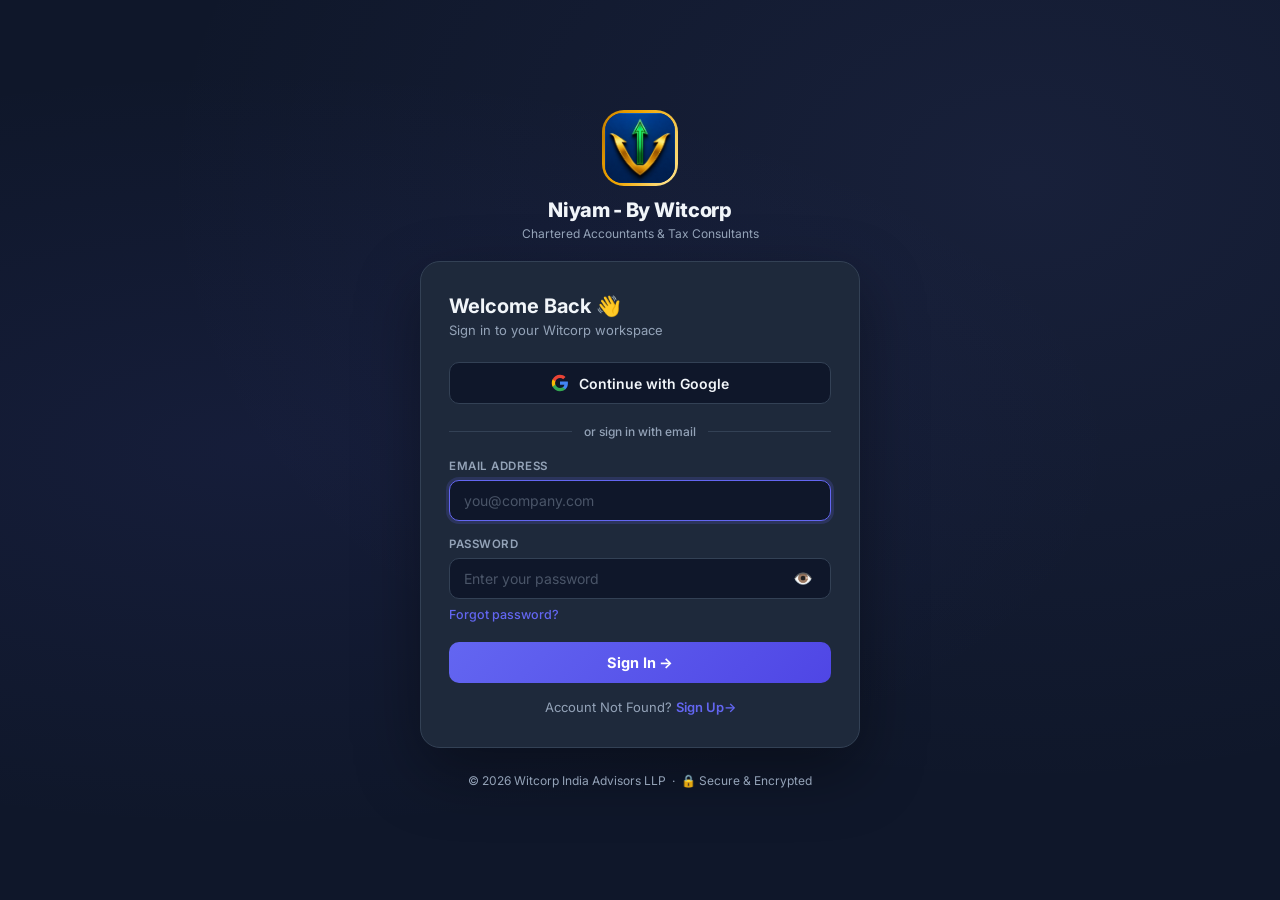
<file: login.html>
<!DOCTYPE html>
<html lang="en">
<head>
  <meta charset="UTF-8" />
  <meta name="viewport" content="width=device-width, initial-scale=1.0" />
  <meta name="theme-color" content="#6366f1" />
  <meta name="description" content="Witcorp India Advisors LLP — Secure Login" />
  <title>Login — Witcorp India Advisors LLP</title>
  <link rel="icon" href="data:image/svg+xml,<svg xmlns='http://www.w3.org/2000/svg' viewBox='0 0 100 100'><text x='50' y='50' font-size='80' font-weight='bold' text-anchor='middle' dy='.3em'>W</text></svg>" />
  <link rel="preconnect" href="https://fonts.googleapis.com" />
  <link href="https://fonts.googleapis.com/css2?family=Inter:wght@300;400;500;600;700;800&display=swap" rel="stylesheet" />
  <style>
    *, *::before, *::after { box-sizing: border-box; margin: 0; padding: 0; }

    :root {
      --primary: #6366f1;
      --primary-dark: #4f46e5;
      --primary-glow: rgba(99,102,241,0.18);
      --bg: #0f172a;
      --surface: #1e293b;
      --surface2: #0f172a;
      --text: #f1f5f9;
      --text-muted: #94a3b8;
      --border: #334155;
      --danger: #ef4444;
      --success: #22c55e;
      --radius: 14px;
      --transition: 0.2s ease;
    }

    html, body {
      height: 100%;
      font-family: 'Inter', sans-serif;
      background: var(--bg);
      color: var(--text);
    }

    /* FIX: scroll-behavior auto so no smooth-scroll jump cuts the logo off */
    html { scroll-behavior: auto; }

    body {
      min-height: 100vh;
      display: flex;
      align-items: center;
      justify-content: center;
      background-image:
        radial-gradient(ellipse at 20% 50%, rgba(99,102,241,0.08) 0%, transparent 60%),
        radial-gradient(ellipse at 80% 20%, rgba(129,140,248,0.08) 0%, transparent 60%);
      padding: 20px;
      overflow-x: hidden;
    }

    .auth-wrapper { width: 100%; max-width: 440px; }

    .auth-logo { text-align: center; margin-bottom: 20px; }

    /* FIX: logo container slightly smaller + less margin so it never
       gets pushed above the fold on short screens */
    .auth-logo-icon-wrap {
      width: 76px; height: 76px;
      margin: 0 auto 12px;
      border-radius: 22px;
      background: conic-gradient(#f0a500,#f5d060,#ffe082,#f0a500,#c47f00,#f0a500);
      padding: 3px;
      animation: spinBorder 3s linear infinite;
      display: flex; align-items: center; justify-content: center;
    }
    .auth-logo-icon-wrap img {
      width: 70px; height: 70px;
      border-radius: 18px;
      object-fit: contain;
      background: #1e1b4b;
      display: block;
    }

    @keyframes spinBorder {
      0%   { filter: hue-rotate(0deg) brightness(1); }
      50%  { filter: hue-rotate(30deg) brightness(1.3); }
      100% { filter: hue-rotate(0deg) brightness(1); }
    }

    .auth-logo-name { font-size: 20px; font-weight: 800; letter-spacing: -0.3px; color: var(--text); }
    .auth-logo-sub  { font-size: 12px; color: var(--text-muted); margin-top: 4px; }

    .auth-card {
      background: var(--surface); border: 1px solid var(--border);
      border-radius: 20px; padding: 32px 28px;
      box-shadow: 0 24px 64px rgba(0,0,0,0.35);
    }

    .auth-section { display: none; }
    .auth-section.active { display: block; }

    .auth-title    { font-size: 20px; font-weight: 700; margin-bottom: 4px; color: var(--text); }
    .auth-subtitle { font-size: 13px; color: var(--text-muted); margin-bottom: 24px; }

    .form-group { margin-bottom: 16px; }

    .form-group label {
      display: block; font-size: 11.5px; font-weight: 600;
      color: var(--text-muted); margin-bottom: 7px;
      text-transform: uppercase; letter-spacing: 0.5px;
    }

    .form-control {
      width: 100%; padding: 11px 14px;
      background: var(--surface2); border: 1.5px solid var(--border);
      border-radius: 10px; color: var(--text); font-size: 14px;
      font-family: 'Inter', sans-serif; outline: none;
      transition: border-color var(--transition), box-shadow var(--transition);
      -webkit-appearance: none;
    }
    .form-control:focus { border-color: var(--primary); box-shadow: 0 0 0 3px var(--primary-glow); }
    .form-control::placeholder { color: #4a5568; }

    .password-wrapper { position: relative; }
    .password-wrapper .form-control { padding-right: 46px; }

    .password-toggle {
      position: absolute; right: 12px; top: 50%; transform: translateY(-50%);
      background: none; border: none; color: var(--text-muted);
      cursor: pointer; font-size: 16px; padding: 4px 6px;
      line-height: 1; border-radius: 6px; transition: color var(--transition);
    }
    .password-toggle:hover { color: var(--text); }

    .forgot-link {
      display: block; text-align: right; font-size: 12.5px;
      color: var(--primary); cursor: pointer;
      margin-top: -8px; margin-bottom: 20px;
      text-decoration: none; font-weight: 500;
      background: none; border: none;
      font-family: 'Inter', sans-serif; padding: 0;
    }
    .forgot-link:hover { text-decoration: underline; color: var(--primary-dark); }

    .btn-primary {
      width: 100%; padding: 12px;
      background: linear-gradient(135deg, var(--primary), var(--primary-dark));
      border: none; border-radius: 10px; color: #fff;
      font-size: 14.5px; font-weight: 700; cursor: pointer;
      transition: opacity var(--transition), transform 0.1s;
      display: flex; align-items: center; justify-content: center;
      gap: 8px; letter-spacing: 0.2px; font-family: 'Inter', sans-serif;
    }
    .btn-primary:hover:not(:disabled) { opacity: 0.92; transform: translateY(-1px); }
    .btn-primary:active:not(:disabled) { transform: translateY(0); }
    .btn-primary:disabled { opacity: 0.55; cursor: not-allowed; transform: none; }

    .btn-google {
      width: 100%; padding: 11px;
      background: var(--surface2); border: 1.5px solid var(--border);
      border-radius: 10px; color: var(--text); font-size: 14px; font-weight: 600;
      cursor: pointer; display: flex; align-items: center; justify-content: center;
      gap: 10px; transition: border-color var(--transition), background var(--transition);
      font-family: 'Inter', sans-serif;
    }
    .btn-google:hover { border-color: var(--primary); background: var(--primary-glow); }

    .google-icon { width: 18px; height: 18px; flex-shrink: 0; }

    .auth-divider {
      display: flex; align-items: center; gap: 12px;
      margin: 20px 0; color: var(--text-muted); font-size: 12px; font-weight: 500;
    }
    .auth-divider::before, .auth-divider::after {
      content: ''; flex: 1; height: 1px; background: var(--border);
    }

    .auth-error {
      display: none;
      background: rgba(239,68,68,0.1); border: 1px solid rgba(239,68,68,0.25);
      border-radius: 8px; padding: 10px 14px; font-size: 13px;
      color: #fca5a5; margin-bottom: 16px; line-height: 1.4;
    }
    .auth-success {
      display: none;
      background: rgba(34,197,94,0.1); border: 1px solid rgba(34,197,94,0.25);
      border-radius: 8px; padding: 10px 14px; font-size: 13px;
      color: #86efac; margin-bottom: 16px;
    }

    .auth-spinner {
      width: 15px; height: 15px; border: 2px solid rgba(255,255,255,0.3);
      border-top-color: #fff; border-radius: 50%;
      animation: spin 0.65s linear infinite; display: inline-block; flex-shrink: 0;
    }
    @keyframes spin { to { transform: rotate(360deg); } }

    .back-link {
      display: inline-flex; align-items: center; gap: 6px;
      font-size: 13px; color: var(--text-muted); cursor: pointer;
      margin-bottom: 20px; background: none; border: none;
      padding: 0; font-family: 'Inter', sans-serif; transition: color var(--transition);
    }
    .back-link:hover { color: var(--text); }

    .recovery-notice {
      background: rgba(99,102,241,0.1); border: 1px solid rgba(99,102,241,0.25);
      border-radius: 10px; padding: 14px; font-size: 13px; color: #c7d2fe;
      margin-bottom: 20px; display: flex; gap: 10px;
      align-items: flex-start; line-height: 1.4;
    }

    .strength-bar { height: 3px; border-radius: 99px; background: var(--border); margin-top: 7px; overflow: hidden; }
    .strength-fill { height: 100%; border-radius: 99px; transition: width 0.3s ease, background 0.3s ease; width: 0%; }
    .strength-label { font-size: 11px; color: var(--text-muted); margin-top: 4px; min-height: 14px; }

    .auth-footer {
      text-align: center; font-size: 12px; color: var(--text-muted);
      margin-top: 24px; line-height: 1.5;
    }

    @media (max-width: 480px) {
      body { padding: 12px; align-items: flex-start; padding-top: 40px; }
      .auth-card { padding: 24px 18px; border-radius: 16px; }
      .auth-logo-name { font-size: 17px; }
      .auth-title { font-size: 18px; }
      .btn-primary, .btn-google { font-size: 13.5px; padding: 11px; }
    }

    /* FIX: on short-height windows (laptops with taskbar etc.) shrink the
       logo and tighten spacing so nothing gets pushed above the viewport */
    @media (max-height: 720px) {
      body { align-items: flex-start; padding-top: 16px; }
      .auth-logo { margin-bottom: 12px; }
      .auth-logo-icon-wrap { width: 56px; height: 56px; margin-bottom: 8px; }
      .auth-logo-icon-wrap img { width: 50px; height: 50px; }
      .auth-logo-name { font-size: 17px; }
      .auth-logo-sub { font-size: 11px; }
      .auth-card { padding: 22px 24px; }
      .auth-footer { margin-top: 14px; }
    }
  </style>
</head>
<body>

<div class="auth-wrapper">

  <!-- LOGO -->
  <div class="auth-logo">

    <div class="auth-logo-icon-wrap">
      <img src="logo.png" alt="Witcorp Logo" />
    </div>

    <div class="auth-logo-name">Niyam - By Witcorp</div>
    <div class="auth-logo-sub">
      Chartered Accountants &amp; Tax Consultants
    </div>

  </div>

  <!-- AUTH CARD -->
  <div class="auth-card" id="authCard">

    <!-- ══ LOGIN ══ -->
    <div class="auth-section active" id="sectionLogin">
      <div class="auth-title">Welcome Back 👋</div>
      <div class="auth-subtitle">Sign in to your Witcorp workspace</div>

      <div class="auth-error" id="authError"></div>

      <button class="btn-google" type="button" onclick="loginWithGoogle()">
        <svg class="google-icon" viewBox="0 0 24 24" aria-hidden="true">
          <path fill="#4285F4" d="M22.56 12.25c0-.78-.07-1.53-.2-2.25H12v4.26h5.92c-.26 1.37-1.04 2.53-2.21 3.31v2.77h3.57c2.08-1.92 3.28-4.74 3.28-8.09z"/>
          <path fill="#34A853" d="M12 23c2.97 0 5.46-.98 7.28-2.66l-3.57-2.77c-.98.66-2.23 1.06-3.71 1.06-2.86 0-5.29-1.93-6.16-4.53H2.18v2.84C3.99 20.53 7.7 23 12 23z"/>
          <path fill="#FBBC05" d="M5.84 14.09c-.22-.66-.35-1.36-.35-2.09s.13-1.43.35-2.09V7.07H2.18C1.43 8.55 1 10.22 1 12s.43 3.45 1.18 4.93l2.85-2.22.81-.62z"/>
          <path fill="#EA4335" d="M12 5.38c1.62 0 3.06.56 4.21 1.64l3.15-3.15C17.45 2.09 14.97 1 12 1 7.7 1 3.99 3.47 2.18 7.07l3.66 2.84c.87-2.6 3.3-4.53 6.16-4.53z"/>
        </svg>
        Continue with Google
      </button>

      <div class="auth-divider">or sign in with email</div>

      <div class="form-group">
        <label for="loginEmail">Email Address</label>
        <input type="email" class="form-control" id="loginEmail"
          placeholder="you@company.com" autocomplete="email"
          onkeydown="if(event.key==='Enter')document.getElementById('loginPassword').focus({preventScroll:true})" />
      </div>

      <div class="form-group">
        <label for="loginPassword">Password</label>
        <div class="password-wrapper">
          <input type="password" class="form-control" id="loginPassword"
            placeholder="Enter your password" autocomplete="current-password"
            onkeydown="if(event.key==='Enter')doLogin()" />
          <button class="password-toggle" type="button"
            onclick="togglePassword('loginPassword', this)" aria-label="Toggle password">👁️</button>
        </div>
      </div>

      <button class="forgot-link" type="button" onclick="showSection('sectionForgot')">Forgot password?</button>

      <button class="btn-primary" id="loginBtn" type="button" onclick="doLogin()">Sign In →</button>
      <div style="text-align:center;margin-top:16px;font-size:13px;color:#94a3b8">
  Account Not Found? 
  <button onclick="showSection('sectionSignup')" style="background:none;border:none;color:#6366f1;cursor:pointer;font-weight:600;font-size:13px;font-family:Inter,sans-serif">Sign Up→</button>
</div>
    </div>

    <!-- ══ FORGOT PASSWORD ══ -->
    <div class="auth-section" id="sectionForgot">
      <button class="back-link" type="button" onclick="showSection('sectionLogin')">← Back to Sign In</button>
      <div class="auth-title">Reset Password 🔑</div>
      <div class="auth-subtitle">We'll send a reset link to your email</div>

      <div class="auth-error" id="forgotError"></div>
      <div class="auth-success" id="forgotSuccess">✓ Reset email sent! Check your inbox (and spam folder).</div>

      <div class="form-group">
        <label for="forgotEmail">Email Address</label>
        <input type="email" class="form-control" id="forgotEmail"
          placeholder="you@company.com" autocomplete="email"
          onkeydown="if(event.key==='Enter')doForgot()" />
      </div>

      <button class="btn-primary" id="forgotBtn" type="button" onclick="doForgot()">Send Reset Email</button>
    </div>
    <!-- ══ SIGN UP ══ -->
    <div class="auth-section" id="sectionSignup">
      <button class="back-link" type="button" onclick="showSection('sectionLogin')">← Back to Sign In</button>
      <div class="auth-title">Create Account 🚀</div>
      <div class="auth-subtitle">Register your account — admin will approve it</div>
      <div class="auth-error" id="signupError"></div>
      <div id="signupSuccess" style="display:none;background:rgba(34,197,94,0.1);border:1px solid rgba(34,197,94,0.25);border-radius:8px;padding:10px 14px;font-size:13px;color:#86efac;margin-bottom:16px">
        ✅ Account created! Wait for admin approval before logging in.
      </div>
      <div class="form-group">
        <label for="signupName">Full Name</label>
        <input type="text" class="form-control" id="signupName" placeholder="Enter your full name" />
      </div>
      <div class="form-group">
        <label for="signupEmail">Email Address</label>
        <input type="email" class="form-control" id="signupEmail" placeholder="you@company.com" />
      </div>
      <div class="form-group">
        <label for="signupPassword">Password</label>
        <div class="password-wrapper">
          <input type="password" class="form-control" id="signupPassword" placeholder="Minimum 8 characters" />
          <button class="password-toggle" type="button" onclick="togglePassword('signupPassword',this)">👁️</button>
        </div>
      </div>
      <button class="btn-primary" id="signupBtn" type="button" onclick="doSignup()">Create Account →</button>
    </div>

    <!-- ══ RESET PASSWORD ══ -->
    <div class="auth-section" id="sectionReset">
      <div class="recovery-notice">
        🔐 <span>You clicked the password reset link. Enter your new password below.</span>
      </div>
      <div class="auth-title">New Password</div>
      <div class="auth-subtitle">Choose a strong password for your account</div>

      <div class="auth-error" id="resetError"></div>
      <div class="auth-success" id="resetSuccess">✓ Password updated! Redirecting to dashboard...</div>

      <div class="form-group">
        <label for="newPassword">New Password</label>
        <div class="password-wrapper">
          <input type="password" class="form-control" id="newPassword"
            placeholder="Min 8 characters" autocomplete="new-password"
            oninput="checkStrength(this.value)"
            onkeydown="if(event.key==='Enter')document.getElementById('confirmPassword').focus({preventScroll:true})" />
          <button class="password-toggle" type="button"
            onclick="togglePassword('newPassword', this)" aria-label="Toggle password">👁️</button>
        </div>
        <div class="strength-bar"><div class="strength-fill" id="strengthFill"></div></div>
        <div class="strength-label" id="strengthLabel"></div>
      </div>

      <div class="form-group">
        <label for="confirmPassword">Confirm Password</label>
        <div class="password-wrapper">
          <input type="password" class="form-control" id="confirmPassword"
            placeholder="Repeat new password" autocomplete="new-password"
            onkeydown="if(event.key==='Enter')doReset()" />
          <button class="password-toggle" type="button"
            onclick="togglePassword('confirmPassword', this)" aria-label="Toggle password">👁️</button>
        </div>
      </div>

      <button class="btn-primary" type="button" onclick="doReset()">Update Password</button>
    </div>

  </div>

  <div class="auth-footer">
    © 2026 Witcorp India Advisors LLP &nbsp;·&nbsp; 🔒 Secure &amp; Encrypted
  </div>

</div>

<script>
// ===== SUPABASE CONFIG =====
const SUPABASE_URL = 'https://yqbvdbsbuycxlsfkijhc.supabase.co';
const SUPABASE_ANON_KEY = 'sb_publishable_5qNAkAQrO5yzGnDcNERPxg_pm2Jv8bw';

// ===== AUTH REQUEST =====
async function authRequest(endpoint, body) {
  try {
    const res = await fetch(SUPABASE_URL + '/auth/v1/' + endpoint, {
      method: 'POST',
      headers: {
        'apikey': SUPABASE_ANON_KEY,
        'Content-Type': 'application/json'
      },
      body: JSON.stringify(body)
    });
    const data = await res.json();
    return { ok: res.ok, data: data };
  } catch (e) {
    console.error('authRequest error:', e);
    return { ok: false, data: { error_description: 'Network error. Please try again.' } };
  }
}

// ===== SESSION =====
function getCurrentUser() {
  try {
    const raw = localStorage.getItem('witcorp-user');
    return raw ? JSON.parse(raw) : null;
  } catch (e) { return null; }
}

function saveSession(session) {
  try {
    if (session.access_token) localStorage.setItem('witcorp-access-token', session.access_token);
    if (session.refresh_token) localStorage.setItem('witcorp-refresh-token', session.refresh_token);
    const u = session.user || session;
    if (u && (u.email || u.id)) {
      localStorage.setItem('witcorp-user', JSON.stringify(u));
    }
  } catch (e) { console.error('saveSession error:', e); }
}

function clearSession() {
  try {
    localStorage.removeItem('witcorp-access-token');
    localStorage.removeItem('witcorp-refresh-token');
    localStorage.removeItem('witcorp-user');
  } catch (e) {}
}

// ===== LOGIN WITH EMAIL =====
async function loginWithEmail(email, password) {
  showAuthLoader(true);
  hideAuthError();
  const result = await authRequest('token?grant_type=password', { email: email, password: password });
  showAuthLoader(false);
  if (!result.ok) {
    const msg = (result.data && (result.data.error_description || result.data.msg || result.data.error)) || 'Login failed. Check your credentials.';
    showAuthError(msg);
    return;
  }
  saveSession(result.data);

  // ✅ APPROVAL CHECK
  const token = result.data.access_token;
  const userId = result.data.user?.id;
  const profileRes = await fetch(
    SUPABASE_URL + '/rest/v1/profiles?id=eq.' + userId + '&select=status',
    { headers: { 'apikey': SUPABASE_ANON_KEY, 'Authorization': 'Bearer ' + token } }
  );
  const profile = await profileRes.json();
  const status = profile?.[0]?.status;

  if (status === 'approved') {
    window.location.replace('index.html');
  } else if (status === 'pending') {
    clearSession();
    showAuthError('⏳ Account pending approval hai. Admin se contact karo.');
  } else {
    clearSession();
    showAuthError('🚫 Access block hai. Admin se contact karo.');
  }
}
// ===== GOOGLE LOGIN =====
function loginWithGoogle() {
  const redirectTo = encodeURIComponent('https://kamalpoor.github.io/witcorpv5/');
  const url = SUPABASE_URL + '/auth/v1/authorize?provider=google&redirect_to=' + redirectTo;
  window.location.assign(url);
}

// ===== FORGOT PASSWORD =====
async function sendPasswordReset(email) {
  if (!email || !email.includes('@')) {
    showForgotError('Please enter a valid email address.');
    return;
  }
  showForgotLoader(true);
  hideForgotMessages();

  const redirectTo = 'https://kamalpoor.github.io/witcorpv5/login.html?type=recovery';
  const result = await authRequest('recover', {
    email: email,
    gotrue_meta_security: {},
    redirect_to: redirectTo
  });
  showForgotLoader(false);

  if (!result.ok) {
    const msg = (result.data && (result.data.error_description || result.data.msg || result.data.error)) || 'Could not send reset email. Try again.';
    showForgotError(msg);
    return;
  }
  showForgotSuccess();
}

// ===== UPDATE PASSWORD =====
async function updatePassword(newPassword) {
  let token = null;
  try { token = localStorage.getItem('witcorp-access-token'); } catch (e) {}
  if (!token) {
    showResetError('Session expired. Please request a new reset link.');
    return;
  }
  try {
    const res = await fetch(SUPABASE_URL + '/auth/v1/user', {
      method: 'PUT',
      headers: {
        'apikey': SUPABASE_ANON_KEY,
        'Authorization': 'Bearer ' + token,
        'Content-Type': 'application/json'
      },
      body: JSON.stringify({ password: newPassword })
    });
    const data = await res.json();
    if (!res.ok) {
      showResetError(data.error_description || data.msg || 'Password update failed.');
      return;
    }
    showResetSuccess();
  } catch (e) {
    showResetError('Network error. Please try again.');
  }
}

// ===== UI HELPERS =====
function showAuthLoader(show) {
  const btn = document.getElementById('loginBtn');
  if (!btn) return;
  btn.disabled = show;
  btn.innerHTML = show ? '<span class="auth-spinner"></span> Signing in...' : 'Sign In →';
}

function showAuthError(msg) {
  const el = document.getElementById('authError');
  if (!el) return;
  el.textContent = msg;
  el.style.display = 'block';
}

function hideAuthError() {
  const el = document.getElementById('authError');
  if (el) el.style.display = 'none';
}

function showForgotLoader(show) {
  const btn = document.getElementById('forgotBtn');
  if (!btn) return;
  btn.disabled = show;
  btn.innerHTML = show ? '<span class="auth-spinner"></span> Sending...' : 'Send Reset Email';
}

function showForgotError(msg) {
  const el = document.getElementById('forgotError');
  if (!el) return;
  el.textContent = msg;
  el.style.display = 'block';
  const s = document.getElementById('forgotSuccess');
  if (s) s.style.display = 'none';
}

function showForgotSuccess() {
  const el = document.getElementById('forgotSuccess');
  if (el) el.style.display = 'block';
  const e = document.getElementById('forgotError');
  if (e) e.style.display = 'none';
  const btn = document.getElementById('forgotBtn');
  if (btn) { btn.textContent = '✓ Email Sent!'; btn.disabled = true; }
}

function hideForgotMessages() {
  const e = document.getElementById('forgotError');
  const s = document.getElementById('forgotSuccess');
  if (e) e.style.display = 'none';
  if (s) s.style.display = 'none';
}

function showResetError(msg) {
  const el = document.getElementById('resetError');
  if (!el) return;
  el.textContent = msg;
  el.style.display = 'block';
  const s = document.getElementById('resetSuccess');
  if (s) s.style.display = 'none';
}

function showResetSuccess() {
  const el = document.getElementById('resetSuccess');
  if (el) el.style.display = 'block';
  const e = document.getElementById('resetError');
  if (e) e.style.display = 'none';
  setTimeout(() => { window.location.replace('index.html'); }, 2000);
}

// ===== SECTION SWITCHER =====
function showSection(id) {
  document.querySelectorAll('.auth-section').forEach(s => s.classList.remove('active'));
  const target = document.getElementById(id);
  if (target) target.classList.add('active');

  ['authError','forgotError','forgotSuccess','resetError','resetSuccess'].forEach(elId => {
    const el = document.getElementById(elId);
    if (el) el.style.display = 'none';
  });

  if (id === 'sectionForgot') {
    const btn = document.getElementById('forgotBtn');
    if (btn) { btn.textContent = 'Send Reset Email'; btn.disabled = false; }
    const fe = document.getElementById('forgotEmail');
    if (fe) setTimeout(() => fe.focus({ preventScroll: true }), 50);
  }
  if (id === 'sectionLogin') {
    const le = document.getElementById('loginEmail');
    if (le) setTimeout(() => le.focus({ preventScroll: true }), 50);
  }
}

// ===== FORM HANDLERS =====
function doLogin() {
  const email = (document.getElementById('loginEmail').value || '').trim();
  const password = document.getElementById('loginPassword').value || '';
  const errEl = document.getElementById('authError');
  if (errEl) errEl.style.display = 'none';

  if (!email) { showAuthError('Please enter your email address.'); document.getElementById('loginEmail').focus({preventScroll:true}); return; }
  if (!email.includes('@')) { showAuthError('Please enter a valid email address.'); document.getElementById('loginEmail').focus({preventScroll:true}); return; }
  if (!password) { showAuthError('Please enter your password.'); document.getElementById('loginPassword').focus({preventScroll:true}); return; }

  loginWithEmail(email, password);
}

function doForgot() {
  const email = (document.getElementById('forgotEmail').value || '').trim();
  if (!email) { showForgotError('Please enter your email address.'); return; }
  sendPasswordReset(email);
}

function doReset() {
  const pass = document.getElementById('newPassword').value || '';
  const confirm = document.getElementById('confirmPassword').value || '';
  const re = document.getElementById('resetError');
  if (re) re.style.display = 'none';

  if (pass.length < 8) { showResetError('Password must be at least 8 characters.'); document.getElementById('newPassword').focus({preventScroll:true}); return; }
  if (pass !== confirm) { showResetError('Passwords do not match. Please try again.'); document.getElementById('confirmPassword').focus({preventScroll:true}); return; }

  updatePassword(pass);
}

function togglePassword(inputId, btn) {
  const el = document.getElementById(inputId);
  if (!el) return;
  if (el.type === 'password') { el.type = 'text'; btn.textContent = '🙈'; }
  else { el.type = 'password'; btn.textContent = '👁️'; }
}

function checkStrength(val) {
  const fill = document.getElementById('strengthFill');
  const label = document.getElementById('strengthLabel');
  if (!fill) return;

  let score = 0;
  if (val.length >= 8) score++;
  if (val.length >= 12) score++;
  if (/[A-Z]/.test(val)) score++;
  if (/[0-9]/.test(val)) score++;
  if (/[^A-Za-z0-9]/.test(val)) score++;

  fill.style.width = Math.min(score * 20, 100) + '%';

  const levels = [
    { max:1, color:'#ef4444', text:'Weak' },
    { max:2, color:'#f97316', text:'Fair' },
    { max:3, color:'#eab308', text:'Good' },
    { max:4, color:'#10b981', text:'Strong' },
    { max:5, color:'#22c55e', text:'Very strong' }
  ];
  const level = levels[Math.min(score, levels.length) - 1] || levels[0];

  if (!val) { fill.style.width = '0%'; if (label) label.textContent = ''; return; }
  fill.style.background = level.color;
  if (label) { label.textContent = level.text; label.style.color = level.color; }
}
  // ===== SIGN UP =====
async function doSignup() {
  const name = (document.getElementById('signupName')?.value || '').trim();
  const email = (document.getElementById('signupEmail')?.value || '').trim();
  const password = document.getElementById('signupPassword')?.value || '';
  const errEl = document.getElementById('signupError');
  const sucEl = document.getElementById('signupSuccess');
  if (errEl) errEl.style.display = 'none';
  if (sucEl) sucEl.style.display = 'none';

  if (!name) { showErr('signupError','Please enter your name'); return; }
  if (!email || !email.includes('@')) { showErr('signupError','Please enter a valid email'); return; }
  if (!password || password.length < 8) { showErr('signupError','Password must be at least 8 characters'); return; }

  const btn = document.getElementById('signupBtn');
  if (btn) { btn.disabled = true; btn.innerHTML = '<span class="auth-spinner"></span> Creating account...'; }

  try {
    const res = await fetch(SUPABASE_URL + '/auth/v1/signup', {
      method: 'POST',
      headers: { 'apikey': SUPABASE_ANON_KEY, 'Content-Type': 'application/json' },
      body: JSON.stringify({ email: email, password: password, data: { full_name: name } })
    });
    const data = await res.json();

    if (!res.ok) {
  const errMsg = data.error_description || data.msg || data.error || 'Signup failed. Try again.';
  if (errMsg.toLowerCase().includes('email') && errMsg.toLowerCase().includes('confirm')) {
    showErr('signupError', '✅ Account created! Admin approval ka wait karo.');
  } else {
    showErr('signupError', errMsg);
  }
      if (btn) { btn.disabled = false; btn.innerHTML = 'Create Account →'; }
      return;
    }

    const uid = data.user?.id || data.id;
    const token = data.access_token;
    if (uid && token) {
      await fetch(SUPABASE_URL + '/rest/v1/profiles', {
        method: 'POST',
        headers: {
          'apikey': SUPABASE_ANON_KEY,
          'Authorization': 'Bearer ' + token,
          'Content-Type': 'application/json',
          'Prefer': 'resolution=merge-duplicates'
        },
        body: JSON.stringify({ id: uid, full_name: name, email: email, status: 'pending' })
      });
    }

    if (sucEl) sucEl.style.display = 'block';
    if (btn) { btn.disabled = true; btn.innerHTML = '✅ Account Created!'; }

  } catch(e) {
    showErr('signupError', 'Network error. Please try again.');
    if (btn) { btn.disabled = false; btn.innerHTML = 'Create Account →'; }
  }
}

function showErr(id, msg) {
  const el = document.getElementById(id);
  if (el) { el.textContent = msg; el.style.display = 'block'; }
}
  
// ===== INIT ON PAGE LOAD =====
document.addEventListener('DOMContentLoaded', async () => {
 const params = new URLSearchParams(window.location.search);

  // not_approved check — PEHLE, recovery se pehle
  const errorParam = params.get('error');
  if (errorParam === 'not_approved') {
    showAuthError('⏳ Your account is pending approval. Contact Admin.');
  }

  if (params.get('type') === 'recovery') {
    const hash = window.location.hash;
    if (hash) {
      const hp = new URLSearchParams(hash.replace('#', ''));
      const recToken = hp.get('access_token');
      if (recToken) {
        try { localStorage.setItem('witcorp-access-token', recToken); } catch (e) {}
      }
    }
    showSection('sectionReset');
    return;
  }

  try {
    const token = localStorage.getItem('witcorp-access-token');
    if (token) {
      const res = await fetch(SUPABASE_URL + '/auth/v1/user', {
        headers: {
          'apikey': SUPABASE_ANON_KEY,
          'Authorization': 'Bearer ' + token
        }
      });
      if (res.ok) {
        const userData = await res.json();
        try { localStorage.setItem('witcorp-user', JSON.stringify(userData)); } catch(e) {}
        const profRes = await fetch(
          SUPABASE_URL + '/rest/v1/profiles?id=eq.' + userData.id + '&select=status',
          { headers: { 'apikey': SUPABASE_ANON_KEY, 'Authorization': 'Bearer ' + token } }
        );
        const profData = await profRes.json();
        if (profData?.[0]?.status === 'approved') {
          window.location.replace('index.html');
        } else {
          clearSession();
        }
        return;
      } else {
        clearSession();
      }
    }
  } catch (e) {
    clearSession();
  }

  // FIX: preventScroll so the page doesn't jump/scroll on initial focus,
  // which is what was cutting off the logo at the top.
  document.getElementById('loginEmail').focus({ preventScroll: true });
});
</script>

</body>
</html>
</file>
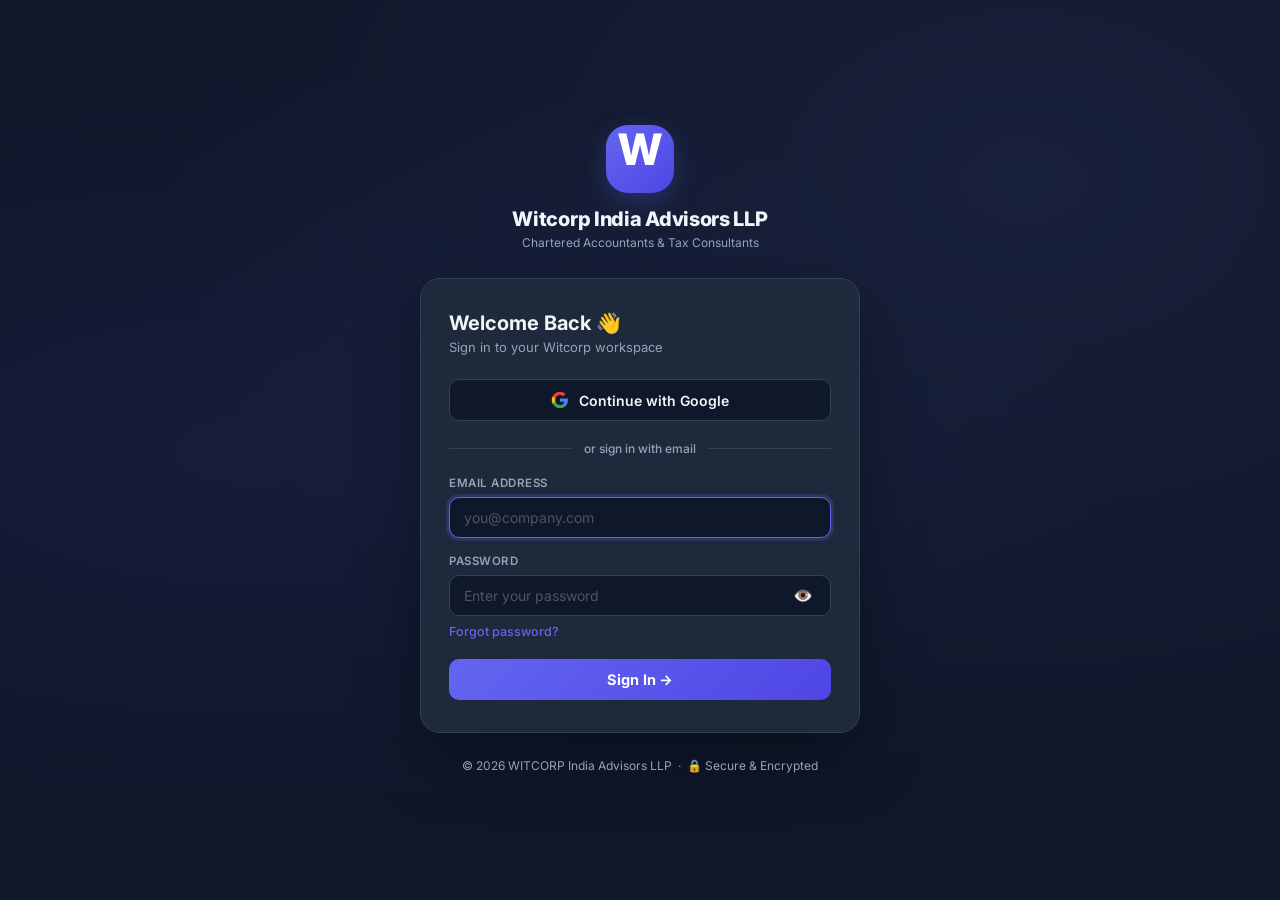
<file: login_fixed.html>
<!DOCTYPE html>
<html lang="en">
<head>
  <meta charset="UTF-8" />
  <meta name="viewport" content="width=device-width, initial-scale=1.0" />
  <meta name="theme-color" content="#6366f1" />
  <meta name="description" content="WITCORP India Advisors LLP — Secure Login" />
  <title>Login — Witcorp India Advisors LLP</title>
  <link rel="icon" href="data:image/svg+xml,<svg xmlns='http://www.w3.org/2000/svg' viewBox='0 0 100 100'><text x='50' y='50' font-size='80' font-weight='bold' text-anchor='middle' dy='.3em'>W</text></svg>" />
  <link rel="preconnect" href="https://fonts.googleapis.com" />
  <link href="https://fonts.googleapis.com/css2?family=Inter:wght@300;400;500;600;700;800&display=swap" rel="stylesheet" />
  <style>
    *, *::before, *::after { box-sizing: border-box; margin: 0; padding: 0; }

    :root {
      --primary: #6366f1;
      --primary-dark: #4f46e5;
      --primary-glow: rgba(99,102,241,0.18);
      --bg: #0f172a;
      --surface: #1e293b;
      --surface2: #0f172a;
      --text: #f1f5f9;
      --text-muted: #94a3b8;
      --border: #334155;
      --danger: #ef4444;
      --success: #22c55e;
      --radius: 14px;
      --transition: 0.2s ease;
    }

    html, body {
      height: 100%;
      font-family: 'Inter', sans-serif;
      background: var(--bg);
      color: var(--text);
    }

    body {
      min-height: 100vh;
      display: flex;
      align-items: center;
      justify-content: center;
      background-image:
        radial-gradient(ellipse at 20% 50%, rgba(99,102,241,0.08) 0%, transparent 60%),
        radial-gradient(ellipse at 80% 20%, rgba(129,140,248,0.08) 0%, transparent 60%);
      padding: 20px;
      overflow-x: hidden;
    }

    .auth-wrapper { width: 100%; max-width: 440px; }

    .auth-logo { text-align: center; margin-bottom: 28px; }

    .auth-logo-icon {
      width: 68px; height: 68px; border-radius: 22px;
      overflow: hidden; margin: 0 auto 14px;
      display: flex; align-items: center; justify-content: center;
      padding: 3px;
      background: linear-gradient(135deg, #6366f1, #4f46e5);
      box-shadow: 0 8px 24px rgba(99,102,241,0.25);
    }

    .auth-logo-icon svg {
      width: 62px; height: 62px; 
    }

    .auth-logo-name { font-size: 20px; font-weight: 800; letter-spacing: -0.3px; color: var(--text); }
    .auth-logo-sub  { font-size: 12px; color: var(--text-muted); margin-top: 4px; }

    .auth-card {
      background: var(--surface); border: 1px solid var(--border);
      border-radius: 20px; padding: 32px 28px;
      box-shadow: 0 24px 64px rgba(0,0,0,0.35);
    }

    .auth-section { display: none; }
    .auth-section.active { display: block; }

    .auth-title    { font-size: 20px; font-weight: 700; margin-bottom: 4px; color: var(--text); }
    .auth-subtitle { font-size: 13px; color: var(--text-muted); margin-bottom: 24px; }

    .form-group { margin-bottom: 16px; }

    .form-group label {
      display: block; font-size: 11.5px; font-weight: 600;
      color: var(--text-muted); margin-bottom: 7px;
      text-transform: uppercase; letter-spacing: 0.5px;
    }

    .form-control {
      width: 100%; padding: 11px 14px;
      background: var(--surface2); border: 1.5px solid var(--border);
      border-radius: 10px; color: var(--text); font-size: 14px;
      font-family: 'Inter', sans-serif; outline: none;
      transition: border-color var(--transition), box-shadow var(--transition);
      -webkit-appearance: none;
    }
    .form-control:focus { border-color: var(--primary); box-shadow: 0 0 0 3px var(--primary-glow); }
    .form-control::placeholder { color: #4a5568; }

    .password-wrapper { position: relative; }
    .password-wrapper .form-control { padding-right: 46px; }

    .password-toggle {
      position: absolute; right: 12px; top: 50%; transform: translateY(-50%);
      background: none; border: none; color: var(--text-muted);
      cursor: pointer; font-size: 16px; padding: 4px 6px;
      line-height: 1; border-radius: 6px; transition: color var(--transition);
    }
    .password-toggle:hover { color: var(--text); }

    .forgot-link {
      display: block; text-align: right; font-size: 12.5px;
      color: var(--primary); cursor: pointer;
      margin-top: -8px; margin-bottom: 20px;
      text-decoration: none; font-weight: 500;
      background: none; border: none;
      font-family: 'Inter', sans-serif; padding: 0;
    }
    .forgot-link:hover { text-decoration: underline; color: var(--primary-dark); }

    .btn-primary {
      width: 100%; padding: 12px;
      background: linear-gradient(135deg, var(--primary), var(--primary-dark));
      border: none; border-radius: 10px; color: #fff;
      font-size: 14.5px; font-weight: 700; cursor: pointer;
      transition: opacity var(--transition), transform 0.1s;
      display: flex; align-items: center; justify-content: center;
      gap: 8px; letter-spacing: 0.2px; font-family: 'Inter', sans-serif;
    }
    .btn-primary:hover:not(:disabled) { opacity: 0.92; transform: translateY(-1px); }
    .btn-primary:active:not(:disabled) { transform: translateY(0); }
    .btn-primary:disabled { opacity: 0.55; cursor: not-allowed; transform: none; }

    .btn-google {
      width: 100%; padding: 11px;
      background: var(--surface2); border: 1.5px solid var(--border);
      border-radius: 10px; color: var(--text); font-size: 14px; font-weight: 600;
      cursor: pointer; display: flex; align-items: center; justify-content: center;
      gap: 10px; transition: border-color var(--transition), background var(--transition);
      font-family: 'Inter', sans-serif;
    }
    .btn-google:hover { border-color: var(--primary); background: var(--primary-glow); }

    .google-icon { width: 18px; height: 18px; flex-shrink: 0; }

    .auth-divider {
      display: flex; align-items: center; gap: 12px;
      margin: 20px 0; color: var(--text-muted); font-size: 12px; font-weight: 500;
    }
    .auth-divider::before, .auth-divider::after {
      content: ''; flex: 1; height: 1px; background: var(--border);
    }

    .auth-error {
      display: none;
      background: rgba(239,68,68,0.1); border: 1px solid rgba(239,68,68,0.25);
      border-radius: 8px; padding: 10px 14px; font-size: 13px;
      color: #fca5a5; margin-bottom: 16px; line-height: 1.4;
    }
    .auth-success {
      display: none;
      background: rgba(34,197,94,0.1); border: 1px solid rgba(34,197,94,0.25);
      border-radius: 8px; padding: 10px 14px; font-size: 13px;
      color: #86efac; margin-bottom: 16px;
    }

    .auth-spinner {
      width: 15px; height: 15px; border: 2px solid rgba(255,255,255,0.3);
      border-top-color: #fff; border-radius: 50%;
      animation: spin 0.65s linear infinite; display: inline-block; flex-shrink: 0;
    }
    @keyframes spin { to { transform: rotate(360deg); } }

    .back-link {
      display: inline-flex; align-items: center; gap: 6px;
      font-size: 13px; color: var(--text-muted); cursor: pointer;
      margin-bottom: 20px; background: none; border: none;
      padding: 0; font-family: 'Inter', sans-serif; transition: color var(--transition);
    }
    .back-link:hover { color: var(--text); }

    .recovery-notice {
      background: rgba(99,102,241,0.1); border: 1px solid rgba(99,102,241,0.25);
      border-radius: 10px; padding: 14px; font-size: 13px; color: #c7d2fe;
      margin-bottom: 20px; display: flex; gap: 10px;
      align-items: flex-start; line-height: 1.4;
    }

    .strength-bar { height: 3px; border-radius: 99px; background: var(--border); margin-top: 7px; overflow: hidden; }
    .strength-fill { height: 100%; border-radius: 99px; transition: width 0.3s ease, background 0.3s ease; width: 0%; }
    .strength-label { font-size: 11px; color: var(--text-muted); margin-top: 4px; min-height: 14px; }

    .auth-footer {
      text-align: center; font-size: 12px; color: var(--text-muted);
      margin-top: 24px; line-height: 1.5;
    }

    @media (max-width: 480px) {
      body { padding: 12px; align-items: flex-start; padding-top: 40px; }
      .auth-card { padding: 24px 18px; border-radius: 16px; }
      .auth-logo-name { font-size: 17px; }
      .auth-title { font-size: 18px; }
      .btn-primary, .btn-google { font-size: 13.5px; padding: 11px; }
    }
  </style>
</head>
<body>

<div class="auth-wrapper">

  <!-- LOGO -->
  <div class="auth-logo">
    <div class="auth-logo-icon">
      <svg viewBox="0 0 100 100" xmlns="http://www.w3.org/2000/svg">
        <rect width="100" height="100" rx="20" fill="none"/>
        <text x="50" y="60" font-size="70" font-weight="800" text-anchor="middle" fill="white">W</text>
      </svg>
    </div>
    <div class="auth-logo-name">Witcorp India Advisors LLP</div>
    <div class="auth-logo-sub">Chartered Accountants &amp; Tax Consultants</div>
  </div>

  <!-- AUTH CARD -->
  <div class="auth-card" id="authCard">

    <!-- ══ LOGIN ══ -->
    <div class="auth-section active" id="sectionLogin">
      <div class="auth-title">Welcome Back 👋</div>
      <div class="auth-subtitle">Sign in to your Witcorp workspace</div>

      <div class="auth-error" id="authError"></div>

      <button class="btn-google" type="button" onclick="loginWithGoogle()">
        <svg class="google-icon" viewBox="0 0 24 24" aria-hidden="true">
          <path fill="#4285F4" d="M22.56 12.25c0-.78-.07-1.53-.2-2.25H12v4.26h5.92c-.26 1.37-1.04 2.53-2.21 3.31v2.77h3.57c2.08-1.92 3.28-4.74 3.28-8.09z"/>
          <path fill="#34A853" d="M12 23c2.97 0 5.46-.98 7.28-2.66l-3.57-2.77c-.98.66-2.23 1.06-3.71 1.06-2.86 0-5.29-1.93-6.16-4.53H2.18v2.84C3.99 20.53 7.7 23 12 23z"/>
          <path fill="#FBBC05" d="M5.84 14.09c-.22-.66-.35-1.36-.35-2.09s.13-1.43.35-2.09V7.07H2.18C1.43 8.55 1 10.22 1 12s.43 3.45 1.18 4.93l2.85-2.22.81-.62z"/>
          <path fill="#EA4335" d="M12 5.38c1.62 0 3.06.56 4.21 1.64l3.15-3.15C17.45 2.09 14.97 1 12 1 7.7 1 3.99 3.47 2.18 7.07l3.66 2.84c.87-2.6 3.3-4.53 6.16-4.53z"/>
        </svg>
        Continue with Google
      </button>

      <div class="auth-divider">or sign in with email</div>

      <div class="form-group">
        <label for="loginEmail">Email Address</label>
        <input type="email" class="form-control" id="loginEmail"
          placeholder="you@company.com" autocomplete="email"
          onkeydown="if(event.key==='Enter')document.getElementById('loginPassword').focus()" />
      </div>

      <div class="form-group">
        <label for="loginPassword">Password</label>
        <div class="password-wrapper">
          <input type="password" class="form-control" id="loginPassword"
            placeholder="Enter your password" autocomplete="current-password"
            onkeydown="if(event.key==='Enter')doLogin()" />
          <button class="password-toggle" type="button"
            onclick="togglePassword('loginPassword', this)" aria-label="Toggle password">👁️</button>
        </div>
      </div>

      <button class="forgot-link" type="button" onclick="showSection('sectionForgot')">Forgot password?</button>

      <button class="btn-primary" id="loginBtn" type="button" onclick="doLogin()">Sign In →</button>
    </div>

    <!-- ══ FORGOT PASSWORD ══ -->
    <div class="auth-section" id="sectionForgot">
      <button class="back-link" type="button" onclick="showSection('sectionLogin')">← Back to Sign In</button>
      <div class="auth-title">Reset Password 🔑</div>
      <div class="auth-subtitle">We'll send a reset link to your email</div>

      <div class="auth-error" id="forgotError"></div>
      <div class="auth-success" id="forgotSuccess">✓ Reset email sent! Check your inbox (and spam folder).</div>

      <div class="form-group">
        <label for="forgotEmail">Email Address</label>
        <input type="email" class="form-control" id="forgotEmail"
          placeholder="you@company.com" autocomplete="email"
          onkeydown="if(event.key==='Enter')doForgot()" />
      </div>

      <button class="btn-primary" id="forgotBtn" type="button" onclick="doForgot()">Send Reset Email</button>
    </div>

    <!-- ══ RESET PASSWORD ══ -->
    <div class="auth-section" id="sectionReset">
      <div class="recovery-notice">
        🔐 <span>You clicked the password reset link. Enter your new password below.</span>
      </div>
      <div class="auth-title">New Password</div>
      <div class="auth-subtitle">Choose a strong password for your account</div>

      <div class="auth-error" id="resetError"></div>
      <div class="auth-success" id="resetSuccess">✓ Password updated! Redirecting to dashboard...</div>

      <div class="form-group">
        <label for="newPassword">New Password</label>
        <div class="password-wrapper">
          <input type="password" class="form-control" id="newPassword"
            placeholder="Min 8 characters" autocomplete="new-password"
            oninput="checkStrength(this.value)"
            onkeydown="if(event.key==='Enter')document.getElementById('confirmPassword').focus()" />
          <button class="password-toggle" type="button"
            onclick="togglePassword('newPassword', this)" aria-label="Toggle password">👁️</button>
        </div>
        <div class="strength-bar"><div class="strength-fill" id="strengthFill"></div></div>
        <div class="strength-label" id="strengthLabel"></div>
      </div>

      <div class="form-group">
        <label for="confirmPassword">Confirm Password</label>
        <div class="password-wrapper">
          <input type="password" class="form-control" id="confirmPassword"
            placeholder="Repeat new password" autocomplete="new-password"
            onkeydown="if(event.key==='Enter')doReset()" />
          <button class="password-toggle" type="button"
            onclick="togglePassword('confirmPassword', this)" aria-label="Toggle password">👁️</button>
        </div>
      </div>

      <button class="btn-primary" type="button" onclick="doReset()">Update Password</button>
    </div>

  </div>

  <div class="auth-footer">
    © 2026 WITCORP India Advisors LLP &nbsp;·&nbsp; 🔒 Secure &amp; Encrypted
  </div>

</div>

<script>
// ===== SUPABASE CONFIG =====
const SUPABASE_URL = 'https://yqbvdbsbuycxlsfkijhc.supabase.co';
const SUPABASE_ANON_KEY = 'sb_publishable_5qNAkAQrO5yzGnDcNERPxg_pm2Jv8bw';

// ===== AUTH REQUEST =====
async function authRequest(endpoint, body) {
  try {
    const res = await fetch(SUPABASE_URL + '/auth/v1/' + endpoint, {
      method: 'POST',
      headers: {
        'apikey': SUPABASE_ANON_KEY,
        'Content-Type': 'application/json'
      },
      body: JSON.stringify(body)
    });
    const data = await res.json();
    return { ok: res.ok, data: data };
  } catch (e) {
    console.error('authRequest error:', e);
    return { ok: false, data: { error_description: 'Network error. Please try again.' } };
  }
}

// ===== SESSION =====
function getCurrentUser() {
  try {
    const raw = localStorage.getItem('witcorp-user');
    return raw ? JSON.parse(raw) : null;
  } catch (e) { return null; }
}

function saveSession(session) {
  try {
    if (session.access_token) localStorage.setItem('witcorp-access-token', session.access_token);
    if (session.refresh_token) localStorage.setItem('witcorp-refresh-token', session.refresh_token);
    const u = session.user || session;
    if (u && (u.email || u.id)) {
      localStorage.setItem('witcorp-user', JSON.stringify(u));
    }
  } catch (e) { console.error('saveSession error:', e); }
}

function clearSession() {
  try {
    localStorage.removeItem('witcorp-access-token');
    localStorage.removeItem('witcorp-refresh-token');
    localStorage.removeItem('witcorp-user');
  } catch (e) {}
}

// ===== LOGIN WITH EMAIL =====
async function loginWithEmail(email, password) {
  showAuthLoader(true);
  hideAuthError();
  const result = await authRequest('token?grant_type=password', { email: email, password: password });
  showAuthLoader(false);
  if (!result.ok) {
    const msg = (result.data && (result.data.error_description || result.data.msg || result.data.error)) || 'Login failed. Check your credentials.';
    showAuthError(msg);
    return;
  }
  saveSession(result.data);
  window.location.replace('index.html');
}

// ===== GOOGLE LOGIN =====
function loginWithGoogle() {
  const redirectTo = encodeURIComponent('https://kamalpoor.github.io/witcorpv5/');
  const url = SUPABASE_URL + '/auth/v1/authorize?provider=google&redirect_to=' + redirectTo;
  window.location.assign(url);
}

// ===== FORGOT PASSWORD =====
async function sendPasswordReset(email) {
  if (!email || !email.includes('@')) {
    showForgotError('Please enter a valid email address.');
    return;
  }
  showForgotLoader(true);
  hideForgotMessages();

  const redirectTo = 'https://kamalpoor.github.io/witcorpv5/login.html?type=recovery';
  const result = await authRequest('recover', {
    email: email,
    gotrue_meta_security: {},
    redirect_to: redirectTo
  });
  showForgotLoader(false);

  if (!result.ok) {
    const msg = (result.data && (result.data.error_description || result.data.msg || result.data.error)) || 'Could not send reset email. Try again.';
    showForgotError(msg);
    return;
  }
  showForgotSuccess();
}

// ===== UPDATE PASSWORD =====
async function updatePassword(newPassword) {
  let token = null;
  try { token = localStorage.getItem('witcorp-access-token'); } catch (e) {}
  if (!token) {
    showResetError('Session expired. Please request a new reset link.');
    return;
  }
  try {
    const res = await fetch(SUPABASE_URL + '/auth/v1/user', {
      method: 'PUT',
      headers: {
        'apikey': SUPABASE_ANON_KEY,
        'Authorization': 'Bearer ' + token,
        'Content-Type': 'application/json'
      },
      body: JSON.stringify({ password: newPassword })
    });
    const data = await res.json();
    if (!res.ok) {
      showResetError(data.error_description || data.msg || 'Password update failed.');
      return;
    }
    showResetSuccess();
  } catch (e) {
    showResetError('Network error. Please try again.');
  }
}

// ===== UI HELPERS =====
function showAuthLoader(show) {
  const btn = document.getElementById('loginBtn');
  if (!btn) return;
  btn.disabled = show;
  btn.innerHTML = show ? '<span class="auth-spinner"></span> Signing in...' : 'Sign In →';
}

function showAuthError(msg) {
  const el = document.getElementById('authError');
  if (!el) return;
  el.textContent = msg;
  el.style.display = 'block';
}

function hideAuthError() {
  const el = document.getElementById('authError');
  if (el) el.style.display = 'none';
}

function showForgotLoader(show) {
  const btn = document.getElementById('forgotBtn');
  if (!btn) return;
  btn.disabled = show;
  btn.innerHTML = show ? '<span class="auth-spinner"></span> Sending...' : 'Send Reset Email';
}

function showForgotError(msg) {
  const el = document.getElementById('forgotError');
  if (!el) return;
  el.textContent = msg;
  el.style.display = 'block';
  const s = document.getElementById('forgotSuccess');
  if (s) s.style.display = 'none';
}

function showForgotSuccess() {
  const el = document.getElementById('forgotSuccess');
  if (el) el.style.display = 'block';
  const e = document.getElementById('forgotError');
  if (e) e.style.display = 'none';
  const btn = document.getElementById('forgotBtn');
  if (btn) { btn.textContent = '✓ Email Sent!'; btn.disabled = true; }
}

function hideForgotMessages() {
  const e = document.getElementById('forgotError');
  const s = document.getElementById('forgotSuccess');
  if (e) e.style.display = 'none';
  if (s) s.style.display = 'none';
}

function showResetError(msg) {
  const el = document.getElementById('resetError');
  if (!el) return;
  el.textContent = msg;
  el.style.display = 'block';
  const s = document.getElementById('resetSuccess');
  if (s) s.style.display = 'none';
}

function showResetSuccess() {
  const el = document.getElementById('resetSuccess');
  if (el) el.style.display = 'block';
  const e = document.getElementById('resetError');
  if (e) e.style.display = 'none';
  setTimeout(() => { window.location.replace('index.html'); }, 2000);
}

// ===== SECTION SWITCHER =====
function showSection(id) {
  document.querySelectorAll('.auth-section').forEach(s => s.classList.remove('active'));
  const target = document.getElementById(id);
  if (target) target.classList.add('active');

  ['authError','forgotError','forgotSuccess','resetError','resetSuccess'].forEach(elId => {
    const el = document.getElementById(elId);
    if (el) el.style.display = 'none';
  });

  if (id === 'sectionForgot') {
    const btn = document.getElementById('forgotBtn');
    if (btn) { btn.textContent = 'Send Reset Email'; btn.disabled = false; }
    const fe = document.getElementById('forgotEmail');
    if (fe) setTimeout(() => fe.focus(), 50);
  }
  if (id === 'sectionLogin') {
    const le = document.getElementById('loginEmail');
    if (le) setTimeout(() => le.focus(), 50);
  }
}

// ===== FORM HANDLERS =====
function doLogin() {
  const email = (document.getElementById('loginEmail').value || '').trim();
  const password = document.getElementById('loginPassword').value || '';
  const errEl = document.getElementById('authError');
  if (errEl) errEl.style.display = 'none';

  if (!email) { showAuthError('Please enter your email address.'); document.getElementById('loginEmail').focus(); return; }
  if (!email.includes('@')) { showAuthError('Please enter a valid email address.'); document.getElementById('loginEmail').focus(); return; }
  if (!password) { showAuthError('Please enter your password.'); document.getElementById('loginPassword').focus(); return; }

  loginWithEmail(email, password);
}

function doForgot() {
  const email = (document.getElementById('forgotEmail').value || '').trim();
  if (!email) { showForgotError('Please enter your email address.'); return; }
  sendPasswordReset(email);
}

function doReset() {
  const pass = document.getElementById('newPassword').value || '';
  const confirm = document.getElementById('confirmPassword').value || '';
  const re = document.getElementById('resetError');
  if (re) re.style.display = 'none';

  if (pass.length < 8) { showResetError('Password must be at least 8 characters.'); document.getElementById('newPassword').focus(); return; }
  if (pass !== confirm) { showResetError('Passwords do not match. Please try again.'); document.getElementById('confirmPassword').focus(); return; }

  updatePassword(pass);
}

function togglePassword(inputId, btn) {
  const el = document.getElementById(inputId);
  if (!el) return;
  if (el.type === 'password') { el.type = 'text'; btn.textContent = '🙈'; }
  else { el.type = 'password'; btn.textContent = '👁️'; }
}

function checkStrength(val) {
  const fill = document.getElementById('strengthFill');
  const label = document.getElementById('strengthLabel');
  if (!fill) return;

  let score = 0;
  if (val.length >= 8) score++;
  if (val.length >= 12) score++;
  if (/[A-Z]/.test(val)) score++;
  if (/[0-9]/.test(val)) score++;
  if (/[^A-Za-z0-9]/.test(val)) score++;

  fill.style.width = Math.min(score * 20, 100) + '%';

  const levels = [
    { max:1, color:'#ef4444', text:'Weak' },
    { max:2, color:'#f97316', text:'Fair' },
    { max:3, color:'#eab308', text:'Good' },
    { max:4, color:'#10b981', text:'Strong' },
    { max:5, color:'#22c55e', text:'Very strong' }
  ];
  const level = levels[Math.min(score, levels.length) - 1] || levels[0];

  if (!val) { fill.style.width = '0%'; if (label) label.textContent = ''; return; }
  fill.style.background = level.color;
  if (label) { label.textContent = level.text; label.style.color = level.color; }
}

// ===== INIT ON PAGE LOAD =====
document.addEventListener('DOMContentLoaded', async () => {
  const params = new URLSearchParams(window.location.search);
  if (params.get('type') === 'recovery') {
    const hash = window.location.hash;
    if (hash) {
      const hp = new URLSearchParams(hash.replace('#', ''));
      const recToken = hp.get('access_token');
      if (recToken) {
        try { localStorage.setItem('witcorp-access-token', recToken); } catch (e) {}
      }
    }
    showSection('sectionReset');
    return;
  }

  // Check if already logged in
  try {
    const token = localStorage.getItem('witcorp-access-token');
    if (token) {
      const res = await fetch(SUPABASE_URL + '/auth/v1/user', {
        headers: {
          'apikey': SUPABASE_ANON_KEY,
          'Authorization': 'Bearer ' + token
        }
      });
      if (res.ok) {
        const userData = await res.json();
        try { localStorage.setItem('witcorp-user', JSON.stringify(userData)); } catch(e) {}
        window.location.replace('index.html');
        return;
      } else {
        clearSession();
      }
    }
  } catch (e) { clearSession(); }

  document.getElementById('loginEmail').focus();
});
</script>

</body>
</html>
</file>
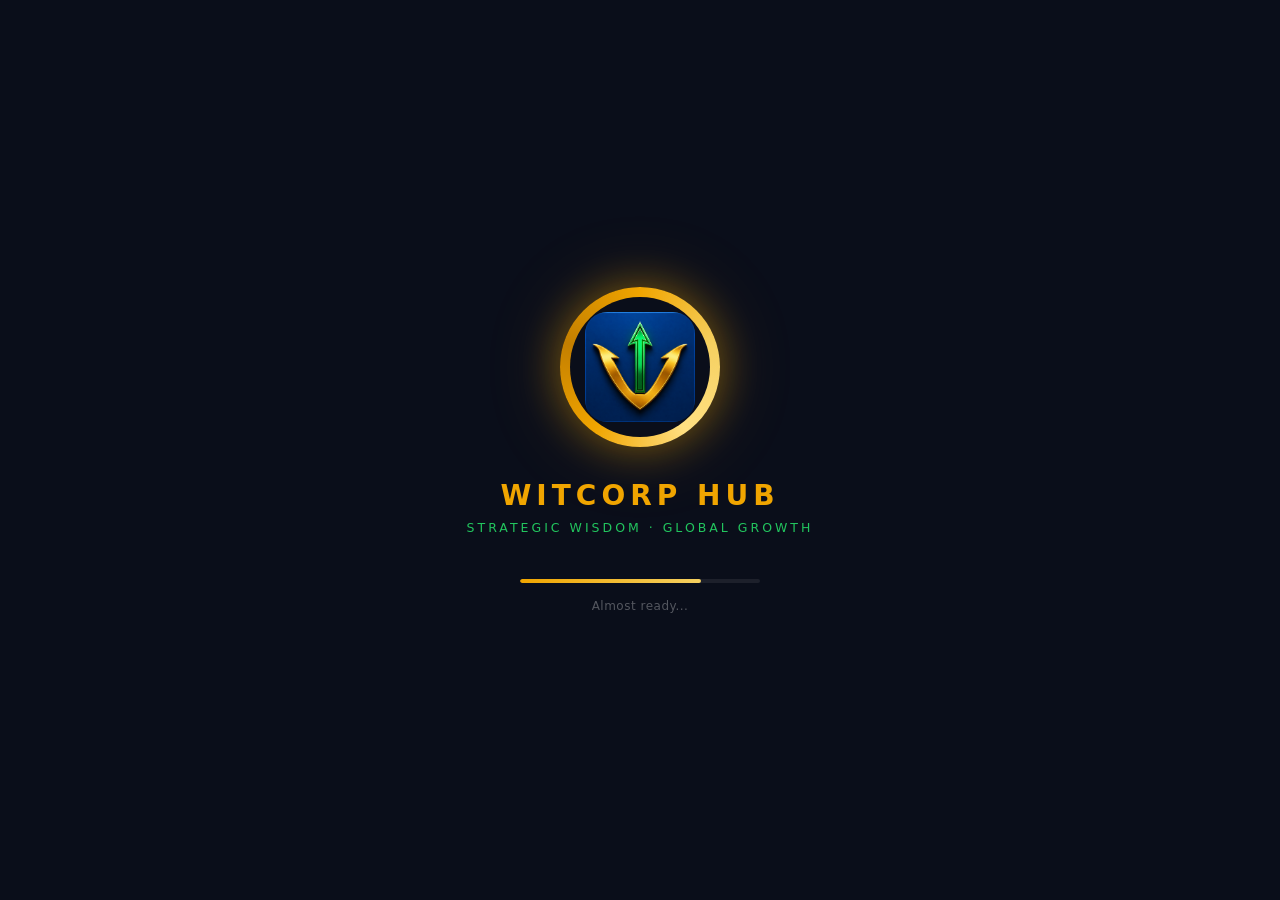
<file: splash.html>
<!DOCTYPE html>
<html lang="en">
<head>
  <meta charset="UTF-8" />
  <meta name="viewport" content="width=device-width, initial-scale=1.0" />
  <meta name="theme-color" content="#f0a500" />
  <meta name="description" content="WITCORP India Advisors LLP" />
  <meta name="apple-mobile-web-app-capable" content="yes" />
  <meta name="mobile-web-app-capable" content="yes" />
  <meta name="apple-mobile-web-app-title" content="WITCORP" />
  <title>Witcorp Hub</title>
  <link rel="icon" href="logo.png" />
  <style>
    *, *::before, *::after { box-sizing: border-box; margin: 0; padding: 0; }

    html, body {
      height: 100%;
      width: 100%;
      overflow: hidden;
    }

    body {
      background: #0a0e1a;
      min-height: 100vh;
      display: flex;
      align-items: center;
      justify-content: center;
      font-family: 'Segoe UI', system-ui, sans-serif;
    }

    /* ── Floating dots background ── */
    .dots {
      position: fixed;
      inset: 0;
      pointer-events: none;
      z-index: 0;
      overflow: hidden;
    }

    .dot {
      position: absolute;
      border-radius: 50%;
      animation: floatUp linear infinite;
    }

    @keyframes floatUp {
      0%   { transform: translateY(0) scale(1); opacity: 0; }
      10%  { opacity: 0.5; }
      85%  { opacity: 0.3; }
      100% { transform: translateY(-110vh) scale(0.7); opacity: 0; }
    }

    /* ── Center container ── */
    .splash-center {
      position: relative;
      z-index: 10;
      display: flex;
      flex-direction: column;
      align-items: center;
      text-align: center;
      padding: 20px;
    }

    /* ── Logo glow ring ── */
    .logo-ring {
      width: 160px;
      height: 160px;
      border-radius: 50%;
      background: conic-gradient(#f0a500, #f5d060, #ffe082, #f0a500, #c47f00, #f0a500);
      display: flex;
      align-items: center;
      justify-content: center;
      animation: ringPulse 2.4s ease-in-out infinite, fadeInScale 0.7s ease forwards;
      box-shadow:
        0 0 40px rgba(240,165,0,0.4),
        0 0 80px rgba(240,165,0,0.2);
      margin-bottom: 32px;
    }

    @keyframes ringPulse {
      0%, 100% { box-shadow: 0 0 40px rgba(240,165,0,0.4), 0 0 80px rgba(240,165,0,0.2); }
      50%       { box-shadow: 0 0 60px rgba(240,165,0,0.7), 0 0 120px rgba(240,165,0,0.4); }
    }

    @keyframes fadeInScale {
      from { opacity: 0; transform: scale(0.55); }
      to   { opacity: 1; transform: scale(1); }
    }

    .logo-inner {
      width: 140px;
      height: 140px;
      border-radius: 50%;
      background: #0a0e1a;
      display: flex;
      align-items: center;
      justify-content: center;
      overflow: hidden;
    }

    .logo-img {
      width: 110px;
      height: 110px;
      border-radius: 22px;
      object-fit: cover;
    }

    .logo-fallback {
      font-size: 64px;
      font-weight: 900;
      color: #f0a500;
      line-height: 1;
      font-family: serif;
    }

    /* ── Text ── */
    .splash-title {
      font-size: 28px;
      font-weight: 800;
      color: #f0a500;
      letter-spacing: 5px;
      text-transform: uppercase;
      animation: fadeInUp 0.55s ease 0.35s both;
      margin-bottom: 8px;
    }

    .splash-sub {
      font-size: 12.5px;
      font-weight: 500;
      color: #22c55e;
      letter-spacing: 3px;
      text-transform: uppercase;
      animation: fadeInUp 0.55s ease 0.55s both;
      margin-bottom: 44px;
    }

    @keyframes fadeInUp {
      from { opacity: 0; transform: translateY(18px); }
      to   { opacity: 1; transform: translateY(0); }
    }

    /* ── Progress bar ── */
    .progress-wrapper {
      width: 240px;
      height: 4px;
      background: rgba(255,255,255,0.08);
      border-radius: 99px;
      overflow: hidden;
      animation: fadeInUp 0.55s ease 0.7s both;
      margin-bottom: 16px;
    }

    .progress-fill {
      height: 100%;
      width: 0%;
      background: linear-gradient(90deg, #f0a500, #f5d060, #f0a500);
      background-size: 200% 100%;
      border-radius: 99px;
      transition: width 0.08s linear;
      animation: shimmer 1.5s linear infinite;
    }

    @keyframes shimmer {
      0%   { background-position: 100% 0; }
      100% { background-position: -100% 0; }
    }

    .progress-label {
      font-size: 12px;
      color: rgba(255,255,255,0.3);
      letter-spacing: 0.5px;
      animation: fadeInUp 0.55s ease 0.8s both;
    }

    /* ── Responsive ── */
    @media (max-width: 480px) {
      .logo-ring { width: 130px; height: 130px; }
      .logo-inner { width: 114px; height: 114px; }
      .logo-img { width: 90px; height: 90px; }
      .logo-fallback { font-size: 52px; }
      .splash-title { font-size: 22px; letter-spacing: 4px; }
      .splash-sub { font-size: 11px; letter-spacing: 2px; }
      .progress-wrapper { width: 180px; }
    }
  </style>
</head>
<body>

<!-- Floating dots -->
<div class="dots" id="dots"></div>

<!-- Center content -->
<div class="splash-center">

  <div class="logo-ring">
    <div class="logo-inner" id="logoInner">
      <img
        class="logo-img"
        src="logo.png"
        alt="WITCORP"
        id="splashLogoImg"
      />
    </div>
  </div>

  <div class="splash-title">WITCORP HUB</div>
  <div class="splash-sub">Strategic Wisdom · Global Growth</div>

  <div class="progress-wrapper">
    <div class="progress-fill" id="progressFill"></div>
  </div>
  <div class="progress-label" id="progressLabel">Loading...</div>

</div>

<script>
  /* ── Logo fallback ── */
  (function () {
    var img = document.getElementById('splashLogoImg');
    if (!img) return;
    img.onerror = function () {
      var inner = document.getElementById('logoInner');
      if (inner) inner.innerHTML = '<span class="logo-fallback">W</span>';
    };
  })();

  /* ── Generate floating dots ── */
  (function () {
    var dotsEl = document.getElementById('dots');
    if (!dotsEl) return;
    var colors = [
      'rgba(240,165,0,0.7)',
      'rgba(34,197,94,0.5)',
      'rgba(99,102,241,0.5)',
      'rgba(59,130,246,0.4)',
      'rgba(236,72,153,0.4)',
      'rgba(240,165,0,0.3)'
    ];
    for (var i = 0; i < 22; i++) {
      var dot = document.createElement('div');
      dot.className = 'dot';
      var size = Math.random() * 7 + 2;
      dot.style.cssText = [
        'width:' + size + 'px',
        'height:' + size + 'px',
        'left:' + (Math.random() * 100) + '%',
        'top:' + (Math.random() * 100 + 100) + '%',
        'background:' + colors[Math.floor(Math.random() * colors.length)],
        'animation-duration:' + (Math.random() * 7 + 5) + 's',
        'animation-delay:' + (Math.random() * 5) + 's'
      ].join(';');
      dotsEl.appendChild(dot);
    }
  })();

  /* ── Progress bar + redirect ── */
  (function () {
    var fill = document.getElementById('progressFill');
    var label = document.getElementById('progressLabel');
    var pct = 0;

   /* Check OAuth callback first */
var hash = window.location.hash;
if (hash) {
  var params = new URLSearchParams(hash.replace('#', ''));
  var access_token = params.get('access_token');
  if (access_token) {
    window.location.replace('login.html' + window.location.hash);
    return;
  }
}

var token = null;
try { token = localStorage.getItem('witcorp-access-token'); } catch (e) {}
var target = token ? 'index.html' : 'login.html';

    var labels = ['Loading...', 'Authenticating...', 'Almost ready...', 'Welcome!'];
    var labelIdx = 0;
    var labelInterval = setInterval(function () {
      labelIdx++;
      if (label && labelIdx < labels.length) {
        label.textContent = labels[labelIdx];
      }
    }, 600);

    var interval = setInterval(function () {
      /* Non-linear progress for realistic feel */
      var increment = pct < 60 ? (Math.random() * 4 + 2) : (Math.random() * 2 + 0.8);
      pct += increment;

      if (pct >= 100) {
        pct = 100;
        if (fill) fill.style.width = '100%';
        if (label) label.textContent = 'Welcome!';
        clearInterval(interval);
        clearInterval(labelInterval);
        setTimeout(function () {
          window.location.replace(target);
        }, 350);
      } else {
        if (fill) fill.style.width = pct + '%';
      }
    }, 55);
  })();
</script>

</body>
</html>
</file>
